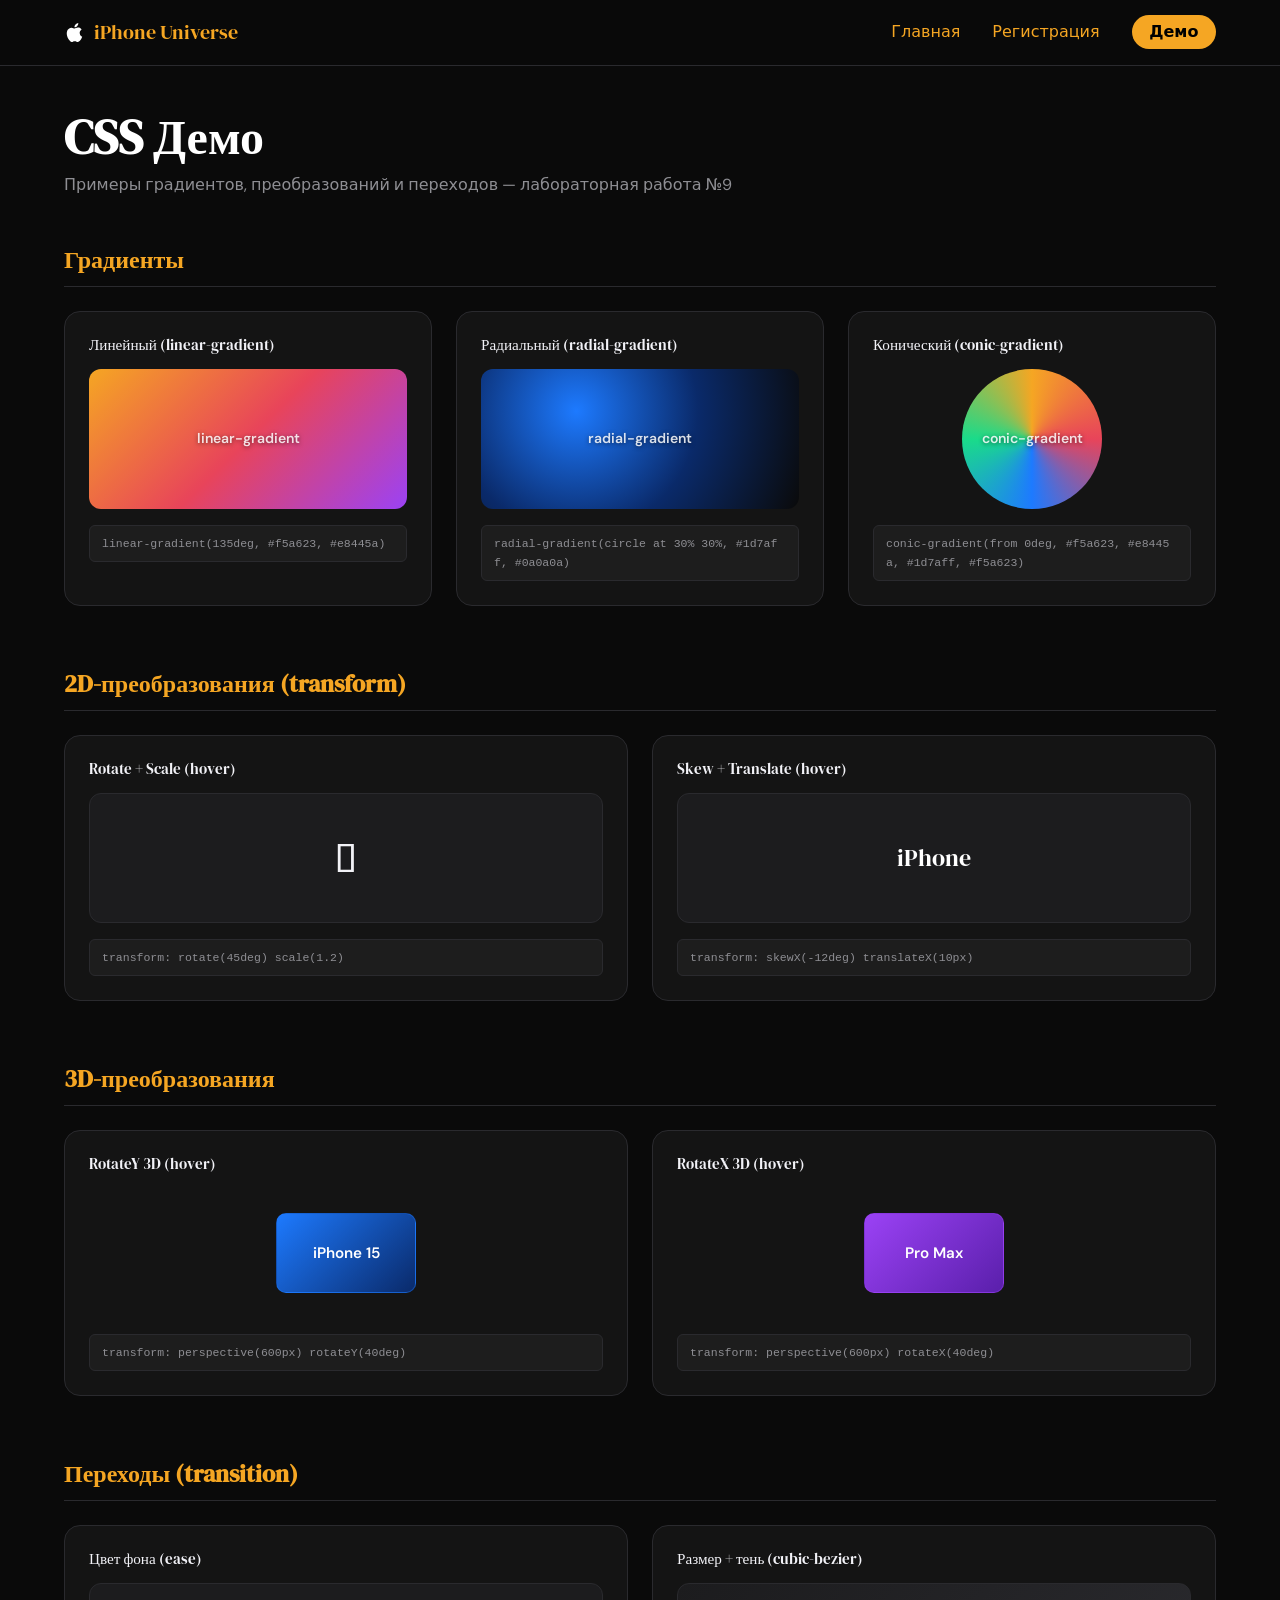
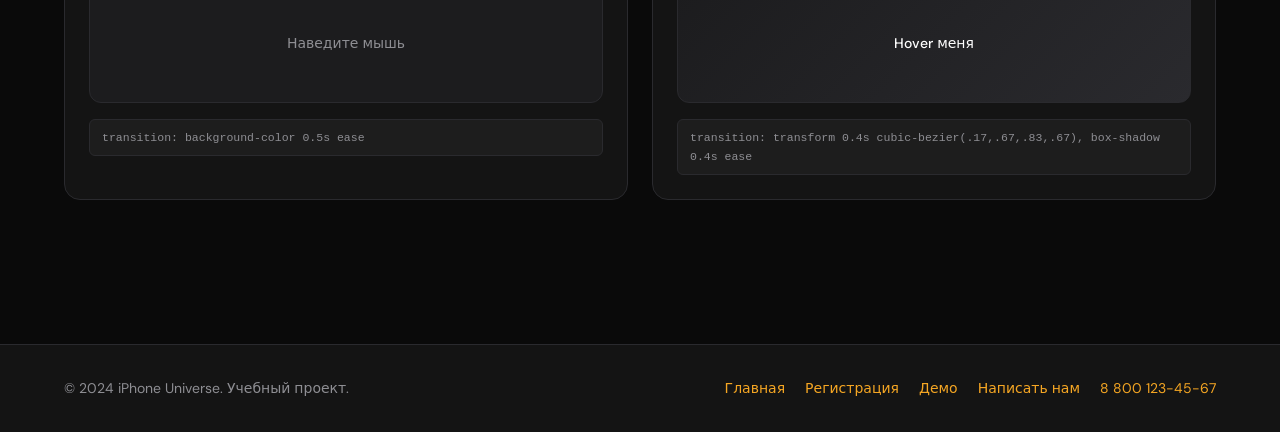
<file: demo.html>
<!DOCTYPE html>
<html lang="ru">
  <head>
    <meta charset="UTF-8" />
    <meta name="viewport" content="width=device-width, initial-scale=1.0" />
    <title>Демо CSS — iPhone Universe</title>
    <link rel="stylesheet" href="css/normalize.css" />
    <link rel="stylesheet" href="css/style.css" />
    <link rel="stylesheet" href="css/demo.css" />
    <link
      href="https://fonts.googleapis.com/css2?family=DM+Serif+Display:ital@0;1&family=DM+Sans:wght@300;400;500;600&display=swap"
      rel="stylesheet"
    />
  </head>
  <body>
    <header class="site-header">
      <nav class="nav container">
        <a href="index.html" class="nav__logo">
          <img class="nav__logo-icon" src="img/apple-logo.svg" alt="" width="22" height="22" /> iPhone Universe
        </a>
        <ul class="nav__list">
          <li class="nav__item"><a href="index.html" class="nav__link">Главная</a></li>
          <li class="nav__item"><a href="form.html" class="nav__link">Регистрация</a></li>
          <li class="nav__item"><a href="demo.html" class="nav__link nav__link--cta">Демо</a></li>
        </ul>
      </nav>
    </header>

    <main class="demo-main">
      <div class="container">
        <h1 class="demo-page-title">CSS Демо</h1>
        <p class="demo-page-sub">Примеры градиентов, преобразований и переходов — лабораторная работа №9</p>

        <!-- ГРАДИЕНТЫ -->
        <section class="demo-section">
          <h2 class="demo-section__title">Градиенты</h2>
          <div class="demo-grid">

            <div class="demo-card">
              <h3 class="demo-card__label">Линейный (linear-gradient)</h3>
              <div class="grad-box grad-linear">
                <span class="grad-label">linear-gradient</span>
              </div>
              <code class="demo-code">linear-gradient(135deg, #f5a623, #e8445a)</code>
            </div>

            <div class="demo-card">
              <h3 class="demo-card__label">Радиальный (radial-gradient)</h3>
              <div class="grad-box grad-radial">
                <span class="grad-label">radial-gradient</span>
              </div>
              <code class="demo-code">radial-gradient(circle at 30% 30%, #1d7aff, #0a0a0a)</code>
            </div>

            <div class="demo-card">
              <h3 class="demo-card__label">Конический (conic-gradient)</h3>
              <div class="grad-box grad-conic">
                <span class="grad-label">conic-gradient</span>
              </div>
              <code class="demo-code">conic-gradient(from 0deg, #f5a623, #e8445a, #1d7aff, #f5a623)</code>
            </div>

          </div>
        </section>

        <!-- 2D ПРЕОБРАЗОВАНИЯ -->
        <section class="demo-section">
          <h2 class="demo-section__title">2D-преобразования (transform)</h2>
          <div class="demo-grid">

            <div class="demo-card">
              <h3 class="demo-card__label">Rotate + Scale (hover)</h3>
              <div class="transform-box transform-2d-1">
                <span>&#63743;</span>
              </div>
              <code class="demo-code">transform: rotate(45deg) scale(1.2)</code>
            </div>

            <div class="demo-card">
              <h3 class="demo-card__label">Skew + Translate (hover)</h3>
              <div class="transform-box transform-2d-2">
                <span>iPhone</span>
              </div>
              <code class="demo-code">transform: skewX(-12deg) translateX(10px)</code>
            </div>

          </div>
        </section>

        <!-- 3D ПРЕОБРАЗОВАНИЯ -->
        <section class="demo-section">
          <h2 class="demo-section__title">3D-преобразования</h2>
          <div class="demo-grid">

            <div class="demo-card">
              <h3 class="demo-card__label">RotateY 3D (hover)</h3>
              <div class="scene scene-1">
                <div class="cube-face">
                  <span>iPhone 15</span>
                </div>
              </div>
              <code class="demo-code">transform: perspective(600px) rotateY(40deg)</code>
            </div>

            <div class="demo-card">
              <h3 class="demo-card__label">RotateX 3D (hover)</h3>
              <div class="scene scene-2">
                <div class="cube-face cube-face--x">
                  <span>Pro Max</span>
                </div>
              </div>
              <code class="demo-code">transform: perspective(600px) rotateX(40deg)</code>
            </div>

          </div>
        </section>

        <!-- ПЕРЕХОДЫ -->
        <section class="demo-section">
          <h2 class="demo-section__title">Переходы (transition)</h2>
          <div class="demo-grid">

            <div class="demo-card">
              <h3 class="demo-card__label">Цвет фона (ease)</h3>
              <div class="transition-box transition-1">
                <span>Наведите мышь</span>
              </div>
              <code class="demo-code">transition: background-color 0.5s ease</code>
            </div>

            <div class="demo-card">
              <h3 class="demo-card__label">Размер + тень (cubic-bezier)</h3>
              <div class="transition-box transition-2">
                <span>Hover меня</span>
              </div>
              <code class="demo-code">transition: transform 0.4s cubic-bezier(.17,.67,.83,.67), box-shadow 0.4s ease</code>
            </div>

          </div>
        </section>

      </div>
    </main>

    <footer class="site-footer">
      <div class="container footer__inner">
        <p class="footer__copy">&copy; 2024 iPhone Universe. Учебный проект.</p>
        <nav class="footer__nav">
          <a href="index.html" class="footer__link">Главная</a>
          <a href="form.html" class="footer__link">Регистрация</a>
          <a href="demo.html" class="footer__link">Демо</a>
          <a href="mailto:info@iphone-universe.ru" class="footer__link">Написать нам</a>
          <a href="tel:+78001234567" class="footer__link">8 800 123-45-67</a>
        </nav>
      </div>
    </footer>
  </body>
</html>
</file>
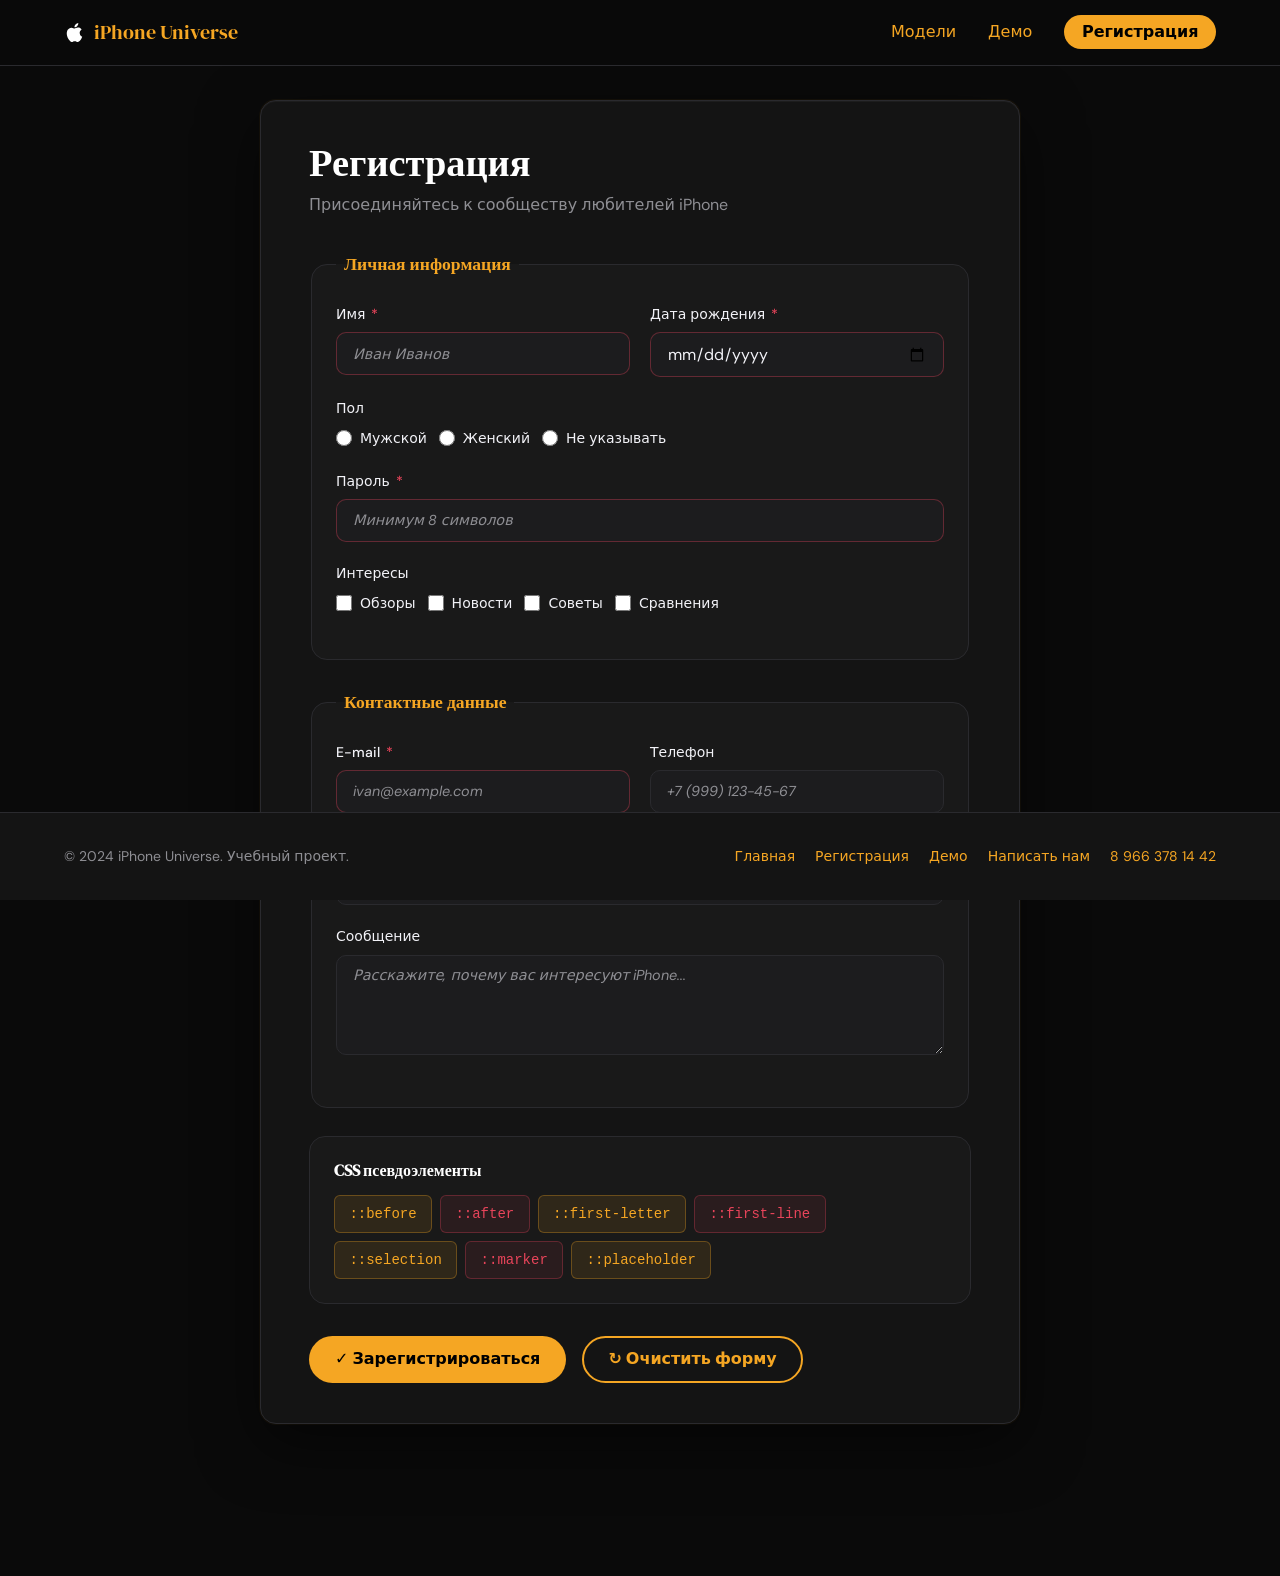
<file: form.html>
<!DOCTYPE html>
<html lang="ru">
  <head>
    <meta charset="UTF-8" />
    <meta name="viewport" content="width=device-width, initial-scale=1.0" />
    <title>Регистрация — iPhone Universe</title>
    <link rel="stylesheet" href="css/normalize.css" />
    <link rel="stylesheet" href="css/style.css" />
    <link rel="stylesheet" href="css/form.css" />
    <link
      href="https://fonts.googleapis.com/css2?family=DM+Serif+Display:ital@0;1&family=DM+Sans:wght@300;400;500;600&display=swap"
      rel="stylesheet"
    />
  </head>
  <body class="form-page">
    <header class="site-header">
      <nav class="nav container">
        <a href="index.html" class="nav__logo">
          <img class="nav__logo-icon" src="img/apple-logo.svg" alt="" width="22" height="22" /> iPhone Universe
        </a>
        <ul class="nav__list">
          <li class="nav__item"><a href="index.html#models" class="nav__link">Модели</a></li>
          <li class="nav__item"><a href="demo.html" class="nav__link">Демо</a></li>
          <li class="nav__item"><a href="form.html" class="nav__link nav__link--cta">Регистрация</a></li>
        </ul>
      </nav>
    </header>

    <main class="form-main">
      <div class="container">
        <div class="form-wrap">
          <h1 class="form-title">Регистрация</h1>
          <p class="form-subtitle">Присоединяйтесь к сообществу любителей iPhone</p>

          <form class="reg-form" action="#" method="post" novalidate>

            <!-- ГРУППА 1: Личная информация -->
            <fieldset class="form-group">
              <legend class="form-group__legend">Личная информация</legend>

              <div class="form-row">
                <div class="form-field">
                  <label class="form-label" for="name">
                    Имя <span class="form-required" aria-label="обязательное поле">*</span>
                  </label>
                  <input
                    class="form-input"
                    type="text"
                    id="name"
                    name="name"
                    placeholder="Иван Иванов"
                    required
                    autocomplete="name"
                  />
                </div>

                <div class="form-field">
                  <label class="form-label" for="birthdate">
                    Дата рождения <span class="form-required" aria-label="обязательное поле">*</span>
                  </label>
                  <input
                    class="form-input"
                    type="date"
                    id="birthdate"
                    name="birthdate"
                    required
                  />
                </div>
              </div>

              <div class="form-field">
                <p class="form-label">Пол</p>
                <div class="radio-group">
                  <label class="radio-label">
                    <input type="radio" name="gender" value="male" />
                    <span>Мужской</span>
                  </label>
                  <label class="radio-label">
                    <input type="radio" name="gender" value="female" />
                    <span>Женский</span>
                  </label>
                  <label class="radio-label">
                    <input type="radio" name="gender" value="other" />
                    <span>Не указывать</span>
                  </label>
                </div>
              </div>

              <div class="form-field">
                <label class="form-label" for="password">
                  Пароль <span class="form-required" aria-label="обязательное поле">*</span>
                </label>
                <input
                  class="form-input"
                  type="password"
                  id="password"
                  name="password"
                  placeholder="Минимум 8 символов"
                  required
                  minlength="8"
                />
              </div>

              <div class="form-field">
                <p class="form-label">Интересы</p>
                <div class="check-group">
                  <label class="check-label">
                    <input type="checkbox" name="interests" value="reviews" />
                    <span>Обзоры</span>
                  </label>
                  <label class="check-label">
                    <input type="checkbox" name="interests" value="news" />
                    <span>Новости</span>
                  </label>
                  <label class="check-label">
                    <input type="checkbox" name="interests" value="tips" />
                    <span>Советы</span>
                  </label>
                  <label class="check-label">
                    <input type="checkbox" name="interests" value="compare" />
                    <span>Сравнения</span>
                  </label>
                </div>
              </div>
            </fieldset>

            <!-- ГРУППА 2: Контактные данные -->
            <fieldset class="form-group">
              <legend class="form-group__legend">Контактные данные</legend>

              <div class="form-row">
                <div class="form-field">
                  <label class="form-label" for="email">
                    E-mail <span class="form-required" aria-label="обязательное поле">*</span>
                  </label>
                  <input
                    class="form-input"
                    type="email"
                    id="email"
                    name="email"
                    placeholder="ivan@example.com"
                    required
                    autocomplete="email"
                  />
                </div>

                <div class="form-field">
                  <label class="form-label" for="phone">
                    Телефон
                  </label>
                  <input
                    class="form-input"
                    type="tel"
                    id="phone"
                    name="phone"
                    placeholder="+7 (999) 123-45-67"
                    autocomplete="tel"
                  />
                </div>
              </div>

              <div class="form-field">
                <label class="form-label" for="contact-time">Удобное время для связи</label>
                <select class="form-input form-select" id="contact-time" name="contact_time">
                  <option value="" disabled selected>Выберите время</option>
                  <option value="morning">Утро (8:00–12:00)</option>
                  <option value="day">День (12:00–17:00)</option>
                  <option value="evening">Вечер (17:00–21:00)</option>
                  <option value="night">Ночь (21:00–00:00)</option>
                </select>
              </div>

              <div class="form-field">
                <label class="form-label" for="message">Сообщение</label>
                <textarea
                  class="form-input form-textarea"
                  id="message"
                  name="message"
                  placeholder="Расскажите, почему вас интересуют iPhone..."
                  rows="4"
                ></textarea>
              </div>
            </fieldset>

            <!-- ЛАБ 8: список псевдоэлементов (чётные/нечётные стилизованы иначе) -->
            <section class="pseudo-list-section">
              <h2 class="pseudo-list-title">CSS псевдоэлементы</h2>
              <ul class="pseudo-list">
                <li class="pseudo-list__item">::before</li>
                <li class="pseudo-list__item">::after</li>
                <li class="pseudo-list__item">::first-letter</li>
                <li class="pseudo-list__item">::first-line</li>
                <li class="pseudo-list__item">::selection</li>
                <li class="pseudo-list__item">::marker</li>
                <li class="pseudo-list__item">::placeholder</li>
              </ul>
            </section>

            <div class="form-actions">
              <button class="btn btn--primary" type="submit">
                &#10003; Зарегистрироваться
              </button>
              <button class="btn btn--outline" type="reset">
                &#8635; Очистить форму
              </button>
            </div>
          </form>
        </div>
      </div>
    </main>

    <footer class="site-footer form-footer">
      <div class="container footer__inner">
        <p class="footer__copy">&copy; 2024 iPhone Universe. Учебный проект.</p>
        <nav class="footer__nav">
          <a href="index.html" class="footer__link">Главная</a>
          <a href="form.html" class="footer__link">Регистрация</a>
          <a href="demo.html" class="footer__link">Демо</a>
          <a href="mail:Drozdov@magazin.mail.ru" class="footer__link">Написать нам</a>
          <a href="tel:+79663781442" class="footer__link">8 966 378 14 42</a>
        </nav>
      </div>
    </footer>
  </body>
</html>
</file>
<file: css/style.css>
/* =========================================
   iPhone Universe — style.css
   Лабораторные работы 2–9
   ========================================= */

/* ---- ЛАБ 8: :root с переменными ---- */
:root {
  --clr-bg: #0a0a0a;
  --clr-surface: #141414;
  --clr-surface-alt: #1c1c1e;
  --clr-border: #2a2a2e;
  --clr-accent: #f5a623;
  --clr-accent-2: #e8445a;
  --clr-text: #f2f2f7;
  --clr-text-muted: #8e8e93;
  --clr-link: #f5a623;
  --clr-white: #ffffff;
  --ff-display: 'DM Serif Display', Georgia, serif;
  --ff-body: 'DM Sans', system-ui, sans-serif;
  --fw-light: 300;
  --fw-regular: 400;
  --fw-medium: 500;
  --fw-semi: 600;
  --fs-sm: 0.875rem;
  --fs-base: 1rem;
  --fs-lg: 1.25rem;
  --fs-xl: 2rem;
  --fs-2xl: 3rem;
  --fs-hero: clamp(2.5rem, 6vw, 5rem);
  --radius: 16px;
  --shadow-card: 0 8px 32px rgba(0, 0, 0, 0.45);
  --shadow-glow: 0 0 30px rgba(245, 166, 35, 0.25);
  --transition-fast: 200ms ease;
  --transition-med: 350ms cubic-bezier(0.4, 0, 0.2, 1);
}

/* ---- ЛАБ 4: box-sizing ---- */
*,
*::before,
*::after {
  box-sizing: border-box;
}

/* ---- ЛАБ 3: базовые стили ---- */
html {
  font-size: 16px;
  scroll-behavior: smooth;
}

body {
  font-family: var(--ff-body);
  font-size: var(--fs-base);
  font-weight: var(--fw-regular);
  line-height: 1.65;
  color: var(--clr-text);
  background-color: var(--clr-bg);
  -webkit-font-smoothing: antialiased;
}

/* ---- ЛАБ 8: ::selection ---- */
::selection {
  background-color: var(--clr-accent);
  color: #000;
}

/* =========================================
   UTILITIES
   ========================================= */
.container {
  max-width: 1200px;
  width: 90%;
  margin-inline: auto;
}

.sr-only {
  position: absolute;
  width: 1px;
  height: 1px;
  padding: 0;
  margin: -1px;
  overflow: hidden;
  clip: rect(0, 0, 0, 0);
  border: 0;
}

/* =========================================
   TYPOGRAPHY
   ========================================= */
h1, h2, h3, h4 {
  font-family: var(--ff-display);
  line-height: 1.15;
  margin-top: 0;
}

p {
  margin-top: 0;
}

a {
  color: var(--clr-link);
  text-decoration: none;
  /* ЛАБ 9: transition на ссылках */
  transition: color var(--transition-fast), opacity var(--transition-fast);
}

/* ЛАБ 8: псевдоклассы ссылок */
a:link { color: var(--clr-link); }
a:visited { color: #c07e10; }
a:hover { color: var(--clr-accent-2); opacity: 0.9; }
a:active { color: #fff; }
a:focus { outline: 2px solid var(--clr-accent); outline-offset: 3px; }

/* =========================================
   BUTTONS
   ========================================= */
.btn {
  display: inline-flex;
  align-items: center;
  gap: 0.4em;
  padding: 0.75rem 1.5rem;
  border-radius: 50px;
  font-family: var(--ff-body);
  font-size: var(--fs-base);
  font-weight: var(--fw-semi);
  cursor: pointer;
  border: 2px solid transparent;
  transition: background-color var(--transition-fast),
              color var(--transition-fast),
              transform var(--transition-fast),
              box-shadow var(--transition-fast);
  text-decoration: none;
}

.btn--primary {
  background-color: var(--clr-accent);
  color: #000;
}

/* ЛАБ 8: hover, active, focus для кнопок */
.btn--primary:hover {
  background-color: #e09510;
  box-shadow: 0 6px 20px rgba(245, 166, 35, 0.4);
  transform: translateY(-2px);
  color: #000;
}

.btn--primary:active { transform: translateY(0); }

.btn--primary:focus {
  outline: 2px solid var(--clr-accent);
  outline-offset: 4px;
}

.btn--outline {
  border-color: var(--clr-accent);
  color: var(--clr-accent);
  background-color: transparent;
}

.btn--outline:hover {
  background-color: var(--clr-accent);
  color: #000;
  transform: translateY(-2px);
}

.btn--outline:focus {
  outline: 2px solid var(--clr-accent);
  outline-offset: 4px;
}

.btn--sm {
  padding: 0.4rem 1rem;
  font-size: var(--fs-sm);
  border-radius: 50px;
  background-color: var(--clr-accent);
  color: #000;
  font-weight: var(--fw-semi);
}

.btn--sm:hover {
  background-color: #e09510;
  transform: translateY(-1px);
  color: #000;
}

.btn--sm:focus {
  outline: 2px solid var(--clr-accent);
  outline-offset: 3px;
}

/* =========================================
   HEADER / NAV
   ========================================= */
.site-header {
  position: fixed;
  top: 0;
  left: 0;
  right: 0;
  z-index: 100;
  background-color: rgba(10, 10, 10, 0.85);
  backdrop-filter: blur(16px);
  -webkit-backdrop-filter: blur(16px);
  border-bottom: 1px solid var(--clr-border);
}

.nav {
  display: flex;
  align-items: center;
  justify-content: space-between;
  padding-block: 1rem;
}

.nav__logo {
  font-family: var(--ff-display);
  font-size: var(--fs-lg);
  color: var(--clr-white);
  text-decoration: none;
  display: flex;
  align-items: center;
  gap: 0.5rem;
  transition: color var(--transition-fast);
}

.nav__logo:hover { color: var(--clr-accent); }

.nav__logo-icon {
  width: 22px;
  height: 22px;
  display: block;
  /* перекрашиваем чёрный SVG в белый под тему шапки */
  filter: brightness(0) invert(1);
  transition: filter var(--transition-fast);
}

.nav__logo:hover .nav__logo-icon {
  /* при наведении — в акцентный цвет */
  filter: invert(72%) sepia(38%) saturate(900%) hue-rotate(345deg) brightness(98%);
}

.nav__list {
  display: flex;
  align-items: center;
  gap: 2rem;
  list-style: none;
  margin: 0;
  padding: 0;
}

.nav__link {
  font-weight: var(--fw-medium);
  color: var(--clr-text-muted);
  text-decoration: none;
  transition: color var(--transition-fast);
}

.nav__link:hover { color: var(--clr-white); }

.nav__link--cta {
  background-color: var(--clr-accent);
  color: #000 !important;
  padding: 0.4rem 1.1rem;
  border-radius: 50px;
  font-weight: var(--fw-semi);
}

.nav__link--cta:hover {
  background-color: #e09510;
  color: #000;
}

/* =========================================
   HERO
   ========================================= */
.hero {
  min-height: 100vh;
  display: flex;
  align-items: center;
  padding-top: 80px;
  /* ЛАБ 9: градиентный фон */
  background: radial-gradient(ellipse at 70% 50%, rgba(245, 166, 35, 0.08) 0%, transparent 60%),
              linear-gradient(160deg, #0a0a0a 60%, #1a0a00 100%);
  position: relative;
  overflow: hidden;
}

/* ЛАБ 9: декоративный ::before */
.hero::before {
  content: '';
  position: absolute;
  top: -20%;
  right: -5%;
  width: 600px;
  height: 600px;
  border-radius: 50%;
  background: radial-gradient(circle, rgba(245, 166, 35, 0.06) 0%, transparent 70%);
  pointer-events: none;
}

.hero__inner {
  display: flex;
  align-items: center;
  justify-content: space-between;
  gap: 3rem;
}

.hero__text {
  flex: 1;
  max-width: 560px;
}

.hero__title {
  font-size: var(--fs-hero);
  color: var(--clr-white);
  margin-bottom: 1.5rem;
}

.hero__title em {
  color: var(--clr-accent);
  font-style: italic;
}

.hero__desc {
  font-size: var(--fs-lg);
  color: var(--clr-text-muted);
  margin-bottom: 2rem;
  font-weight: var(--fw-light);
}

.hero__text .btn {
  margin-right: 1rem;
  margin-bottom: 0.75rem;
}

.hero__figure {
  flex: 0 0 auto;
  position: relative;
  margin: 0;
}

.hero__figure img {
  width: min(400px, 40vw);
  height: auto;
  border-radius: 24px;
  object-fit: cover;
  /* ЛАБ 9: тень */
  box-shadow: var(--shadow-card), var(--shadow-glow);
  /* ЛАБ 9: анимация появления */
  animation: floatPhone 4s ease-in-out infinite;
}

.hero__figure figcaption {
  text-align: center;
  margin-top: 0.75rem;
  color: var(--clr-text-muted);
  font-size: var(--fs-sm);
}

/* ЛАБ 9: анимация float */
@keyframes floatPhone {
  0%, 100% { transform: translateY(0); }
  50%       { transform: translateY(-14px); }
}

/* =========================================
   SECTIONS
   ========================================= */
.section {
  padding-block: 5rem;
}

.section--dark {
  background-color: var(--clr-surface);
}

.section--gray {
  background-color: var(--clr-surface-alt);
}

.section--cta {
  background: linear-gradient(135deg, #1a0a00, #0a0a0a);
  border-top: 1px solid var(--clr-border);
}

.section__title {
  font-size: var(--fs-xl);
  color: var(--clr-white);
  margin-bottom: 0.5rem;
}

.section__title--light {
  color: var(--clr-white);
}

.section__sub {
  color: var(--clr-text-muted);
  margin-bottom: 3rem;
}

/* =========================================
   CARDS (ЛАБ 5: flexbox)
   ========================================= */
.cards {
  display: flex;
  flex-wrap: wrap;
  gap: 1.5rem;
}

.card {
  flex: 1 1 240px;
  background-color: var(--clr-surface-alt);
  border-radius: var(--radius);
  border: 1px solid var(--clr-border);
  overflow: hidden;
  position: relative;
  /* ЛАБ 9: transition */
  transition: transform var(--transition-med), box-shadow var(--transition-med), border-color var(--transition-med);
}

/* ЛАБ 8: hover на картах */
.card:hover {
  transform: translateY(-6px);
  box-shadow: var(--shadow-card);
  border-color: rgba(245, 166, 35, 0.3);
}

.card--featured {
  border-color: var(--clr-accent);
  box-shadow: 0 0 0 1px rgba(245, 166, 35, 0.2);
}

.card__badge {
  position: absolute;
  top: 1rem;
  right: 1rem;
  background-color: var(--clr-accent);
  color: #000;
  font-size: 0.75rem;
  font-weight: var(--fw-semi);
  padding: 0.2rem 0.7rem;
  border-radius: 50px;
  z-index: 1;
}

.card__img-wrap {
  margin: 0;
  overflow: hidden;
  height: 200px;
}

.card__img-wrap img {
  width: 100%;
  height: 100%;
  object-fit: cover;
  object-position: center;
  transition: transform var(--transition-med);
}

.card:hover .card__img-wrap img {
  transform: scale(1.04);
}

.card__body {
  padding: 1.25rem;
  display: flex;
  flex-direction: column;
  gap: 0.5rem;
}

.card__title {
  font-size: 1.15rem;
  color: var(--clr-white);
  margin: 0;
}

.card__text {
  font-size: var(--fs-sm);
  color: var(--clr-text-muted);
  flex-grow: 1;
  margin: 0;
}

.card__price {
  font-weight: var(--fw-semi);
  color: var(--clr-accent);
  font-size: 1.05rem;
}

/* =========================================
   ЛАБ 9: Loader card animation
   ========================================= */
.card--loader-demo {
  min-height: 340px;
  display: flex;
  align-items: center;
  justify-content: center;
}

.loader {
  position: absolute;
  inset: 0;
  display: flex;
  align-items: center;
  justify-content: center;
  background-color: var(--clr-surface-alt);
  z-index: 2;
  animation: loaderFadeOut 0.6s ease forwards 3.4s;
}

@keyframes loaderFadeOut {
  to { opacity: 0; pointer-events: none; }
}

.loader__ring {
  display: block;
  position: absolute;
  width: 50px;
  height: 50px;
  border-radius: 50%;
  border: 3px solid transparent;
  border-top-color: var(--clr-accent);
  animation: spin 1s linear infinite;
}

.loader__ring:nth-child(2) {
  width: 36px;
  height: 36px;
  border-top-color: var(--clr-accent-2);
  animation-duration: 0.7s;
  animation-direction: reverse;
}

@keyframes spin {
  to { transform: rotate(360deg); }
}

.card__reveal {
  opacity: 0;
  width: 100%;
  animation: revealContent 0.5s ease forwards 4s;
}

@keyframes revealContent {
  from { opacity: 0; transform: translateY(8px); }
  to   { opacity: 1; transform: translateY(0); }
}

/* =========================================
   FEATURES
   ========================================= */
.features {
  display: flex;
  flex-wrap: wrap;
  gap: 2rem;
}

.feature {
  flex: 1 1 200px;
  background-color: rgba(255, 255, 255, 0.04);
  border: 1px solid var(--clr-border);
  border-radius: var(--radius);
  padding: 2rem;
  transition: border-color var(--transition-med), transform var(--transition-med);
}

.feature:hover {
  border-color: var(--clr-accent);
  transform: translateY(-4px);
}

.feature__icon {
  font-size: 2rem;
  margin-bottom: 0.75rem;
}

.feature__title {
  font-size: 1.15rem;
  color: var(--clr-white);
  margin-bottom: 0.5rem;
}

.feature__text {
  font-size: var(--fs-sm);
  color: var(--clr-text-muted);
  margin: 0;
}

/* =========================================
   COMPARISON TABLE
   ========================================= */
.table-wrap {
  overflow-x: auto;
}

.compare-table {
  width: 100%;
  border-collapse: collapse;
  font-size: var(--fs-sm);
  color: var(--clr-text);
}

.compare-table caption {
  caption-side: bottom;
  text-align: left;
  color: var(--clr-text-muted);
  font-size: 0.8rem;
  margin-top: 0.75rem;
}

.compare-table th,
.compare-table td {
  padding: 0.85rem 1rem;
  text-align: left;
  border-bottom: 1px solid var(--clr-border);
}

.compare-table thead th {
  background-color: var(--clr-surface-alt);
  color: var(--clr-accent);
  font-weight: var(--fw-semi);
  font-family: var(--ff-body);
}

/* ЛАБ 8: nth-child на строках таблицы */
.compare-table tbody tr:nth-child(even) {
  background-color: rgba(255, 255, 255, 0.02);
}

.compare-table tbody tr:hover {
  background-color: rgba(245, 166, 35, 0.05);
}

/* =========================================
   GALLERY
   ========================================= */
.gallery {
  display: flex;
  flex-wrap: wrap;
  gap: 1rem;
}

.gallery__item {
  margin: 0;
  border-radius: var(--radius);
  overflow: hidden;
  position: relative;
  flex: 1 1 280px;
}

.gallery__item--wide {
  flex: 2 1 500px;
}

.gallery__item img {
  width: 100%;
  height: 260px;
  object-fit: cover;
  object-position: center;
  display: block;
  transition: transform var(--transition-med);
}

.gallery__item--wide img {
  height: 340px;
}

.gallery__item:hover img {
  transform: scale(1.03);
}

.gallery__item figcaption {
  position: absolute;
  bottom: 0;
  left: 0;
  right: 0;
  background: linear-gradient(to top, rgba(0,0,0,0.75), transparent);
  color: var(--clr-white);
  padding: 1.25rem 1rem 0.75rem;
  font-size: var(--fs-sm);
}

/* =========================================
   CTA SECTION
   ========================================= */
.cta-inner {
  display: flex;
  align-items: center;
  justify-content: space-between;
  gap: 2rem;
  flex-wrap: wrap;
}

.cta-title {
  font-size: var(--fs-xl);
  color: var(--clr-white);
  margin-bottom: 0.4rem;
}

.cta-text p {
  color: var(--clr-text-muted);
  margin: 0;
}

.cta-form {
  display: flex;
  gap: 0.75rem;
  flex-wrap: wrap;
}

.cta-form__input {
  flex: 1 1 220px;
  padding: 0.75rem 1.25rem;
  border-radius: 50px;
  border: 1px solid var(--clr-border);
  background-color: var(--clr-surface-alt);
  color: var(--clr-text);
  font-size: var(--fs-base);
  transition: border-color var(--transition-fast);
}

.cta-form__input:focus {
  outline: none;
  border-color: var(--clr-accent);
}

/* ЛАБ 8: ::placeholder */
.cta-form__input::placeholder {
  color: var(--clr-text-muted);
  font-style: italic;
}

/* =========================================
   FOOTER
   ========================================= */
.site-footer {
  background-color: var(--clr-surface);
  border-top: 1px solid var(--clr-border);
  padding-block: 2rem;
}

.footer__inner {
  display: flex;
  align-items: center;
  justify-content: space-between;
  flex-wrap: wrap;
  gap: 1rem;
}

.footer__copy {
  color: var(--clr-text-muted);
  font-size: var(--fs-sm);
  margin: 0;
}

.footer__nav {
  display: flex;
  flex-wrap: wrap;
  gap: 1.25rem;
}

.footer__link {
  color: var(--clr-text-muted);
  font-size: var(--fs-sm);
  text-decoration: none;
  transition: color var(--transition-fast);
}

.footer__link:hover {
  color: var(--clr-accent);
}
</file>
<file: css/demo.css>
/* =========================================
   demo.css — страница демо CSS эффектов
   Лабораторная работа №9
   ========================================= */

.demo-main {
  padding-top: 110px;
  padding-bottom: 5rem;
  min-height: 100vh;
}

.demo-page-title {
  font-size: var(--fs-2xl);
  color: var(--clr-white);
  margin-bottom: 0.4rem;
}

.demo-page-sub {
  color: var(--clr-text-muted);
  margin-bottom: 3rem;
}

.demo-section {
  margin-bottom: 4rem;
}

.demo-section__title {
  font-size: 1.5rem;
  color: var(--clr-accent);
  margin-bottom: 1.5rem;
  padding-bottom: 0.75rem;
  border-bottom: 1px solid var(--clr-border);
}

.demo-grid {
  display: flex;
  flex-wrap: wrap;
  gap: 1.5rem;
}

.demo-card {
  flex: 1 1 260px;
  background-color: var(--clr-surface);
  border: 1px solid var(--clr-border);
  border-radius: var(--radius);
  padding: 1.5rem;
}

.demo-card__label {
  font-size: 0.95rem;
  color: var(--clr-text);
  margin-bottom: 1rem;
  font-weight: var(--fw-medium);
}

.demo-code {
  display: block;
  margin-top: 1rem;
  font-size: 0.72rem;
  color: var(--clr-text-muted);
  font-family: monospace;
  background-color: rgba(255, 255, 255, 0.04);
  padding: 0.5rem 0.75rem;
  border-radius: 6px;
  border: 1px solid var(--clr-border);
  word-break: break-all;
}

/* =========================================
   ГРАДИЕНТНЫЕ БОКСЫ
   ========================================= */
.grad-box {
  height: 140px;
  border-radius: 12px;
  display: flex;
  align-items: center;
  justify-content: center;
}

.grad-label {
  color: rgba(255, 255, 255, 0.85);
  font-size: var(--fs-sm);
  font-weight: var(--fw-semi);
  text-shadow: 0 1px 4px rgba(0,0,0,0.5);
}

/* ЛАБ 9: линейный */
.grad-linear {
  background: linear-gradient(135deg, #f5a623 0%, #e8445a 50%, #9b42f5 100%);
}

/* ЛАБ 9: радиальный */
.grad-radial {
  background: radial-gradient(circle at 30% 30%, #1d7aff 0%, #0a2a6a 50%, #0a0a0a 100%);
}

/* ЛАБ 9: конический */
.grad-conic {
  background: conic-gradient(from 0deg, #f5a623, #e8445a, #1d7aff, #1adb8a, #f5a623);
  border-radius: 50%;
  width: 140px;
  height: 140px;
  margin: 0 auto;
}

/* =========================================
   2D TRANSFORMS
   ========================================= */
.transform-box {
  height: 130px;
  border-radius: 12px;
  display: flex;
  align-items: center;
  justify-content: center;
  font-size: 2.5rem;
  background-color: var(--clr-surface-alt);
  border: 1px solid var(--clr-border);
  cursor: pointer;
  /* ЛАБ 9: transition */
  transition: transform var(--transition-med), box-shadow var(--transition-med);
}

/* ЛАБ 9: 2D rotate + scale */
.transform-2d-1:hover {
  transform: rotate(180deg) scale(1.2);
  box-shadow: 0 8px 24px rgba(245, 166, 35, 0.3);
}

/* ЛАБ 9: 2D skew + translate */
.transform-2d-2 {
  font-size: 1.5rem;
  font-family: var(--ff-display);
  color: var(--clr-white);
}

.transform-2d-2:hover {
  transform: skewX(-12deg) translateX(12px);
  box-shadow: 0 8px 24px rgba(232, 68, 90, 0.3);
  color: var(--clr-accent-2);
}

/* =========================================
   3D TRANSFORMS
   ========================================= */
.scene {
  height: 130px;
  display: flex;
  align-items: center;
  justify-content: center;
  perspective: 600px;
}

.cube-face {
  width: 140px;
  height: 80px;
  background: linear-gradient(135deg, #1d7aff, #0a2a6a);
  border-radius: 10px;
  display: flex;
  align-items: center;
  justify-content: center;
  color: var(--clr-white);
  font-weight: var(--fw-semi);
  font-size: 0.95rem;
  border: 1px solid rgba(29, 122, 255, 0.4);
  cursor: pointer;
  /* ЛАБ 9: transition */
  transition: transform 0.6s cubic-bezier(0.4, 0, 0.2, 1),
              box-shadow 0.6s ease;
}

/* ЛАБ 9: 3D rotateY */
.scene-1:hover .cube-face {
  transform: perspective(600px) rotateY(40deg);
  box-shadow: -8px 8px 30px rgba(29, 122, 255, 0.4);
}

.cube-face--x {
  background: linear-gradient(135deg, #9b42f5, #5a1fab);
  border-color: rgba(155, 66, 245, 0.4);
}

/* ЛАБ 9: 3D rotateX */
.scene-2:hover .cube-face--x {
  transform: perspective(600px) rotateX(40deg);
  box-shadow: 0 12px 30px rgba(155, 66, 245, 0.4);
}

/* =========================================
   TRANSITIONS
   ========================================= */
.transition-box {
  height: 120px;
  border-radius: 12px;
  display: flex;
  align-items: center;
  justify-content: center;
  cursor: pointer;
  font-weight: var(--fw-medium);
  font-size: var(--fs-sm);
}

/* ЛАБ 9: transition фона */
.transition-1 {
  background-color: var(--clr-surface-alt);
  color: var(--clr-text-muted);
  border: 1px solid var(--clr-border);
  transition: background-color 0.5s ease, color 0.5s ease;
}

.transition-1:hover {
  background-color: var(--clr-accent);
  color: #000;
}

/* ЛАБ 9: transition scale + shadow */
.transition-2 {
  background: linear-gradient(135deg, #1c1c1e, #2a2a2e);
  color: var(--clr-white);
  border: 1px solid var(--clr-border);
  transition: transform 0.4s cubic-bezier(0.17, 0.67, 0.83, 0.67),
              box-shadow 0.4s ease;
}

.transition-2:hover {
  transform: scale(1.06);
  box-shadow: 0 16px 40px rgba(0, 0, 0, 0.5), 0 0 0 1px rgba(245, 166, 35, 0.2);
}
</file>
<file: css/form.css>
/* =========================================
   form.css — стили страницы регистрации
   Лабораторные работы 7, 8, 9
   ========================================= */

.form-page {
  background-color: var(--clr-bg);
}

.form-main {
  padding-top: 100px;
  padding-bottom: 4rem;
  min-height: calc(100vh - 80px);
}

.form-wrap {
  max-width: 760px;
  margin: 0 auto;
  background-color: var(--clr-surface);
  border: 1px solid var(--clr-border);
  border-radius: var(--radius);
  padding: 2.5rem 3rem;
  /* ЛАБ 9: тень на форме */
  box-shadow: 0 20px 60px rgba(0, 0, 0, 0.5),
              0 0 0 1px rgba(245, 166, 35, 0.05),
              inset 0 1px 0 rgba(255, 255, 255, 0.04);
}

.form-title {
  font-size: 2.4rem;
  color: var(--clr-white);
  margin-bottom: 0.4rem;
}

.form-subtitle {
  color: var(--clr-text-muted);
  margin-bottom: 2rem;
}

/* ---- FIELDSET ---- */
.form-group {
  border: 1px solid var(--clr-border);
  border-radius: var(--radius);
  padding: 1.5rem;
  margin-bottom: 1.75rem;
  background-color: rgba(255, 255, 255, 0.02);
}

.form-group__legend {
  font-family: var(--ff-display);
  font-size: 1.1rem;
  color: var(--clr-accent);
  padding: 0 0.5rem;
  font-weight: var(--fw-semi);
}

.form-row {
  display: flex;
  gap: 1.25rem;
  flex-wrap: wrap;
}

.form-row .form-field {
  flex: 1 1 200px;
}

.form-field {
  margin-bottom: 1.25rem;
}

.form-label {
  display: block;
  margin-bottom: 0.4rem;
  font-size: var(--fs-sm);
  font-weight: var(--fw-medium);
  color: var(--clr-text);
}

/* ЛАБ 8: обязательные поля */
.form-required {
  color: var(--clr-accent-2);
  margin-left: 2px;
}

/* ЛАБ 8: :required */
.form-input:required {
  border-color: rgba(232, 68, 90, 0.35);
}

.form-input {
  width: 100%;
  padding: 0.7rem 1rem;
  background-color: var(--clr-surface-alt);
  border: 1px solid var(--clr-border);
  border-radius: 10px;
  color: var(--clr-text);
  font-family: var(--ff-body);
  font-size: var(--fs-base);
  /* ЛАБ 9: transition */
  transition: border-color var(--transition-fast), box-shadow var(--transition-fast);
}

/* ЛАБ 8: focus на полях */
.form-input:focus {
  outline: none;
  border-color: var(--clr-accent);
  box-shadow: 0 0 0 3px rgba(245, 166, 35, 0.15);
}

/* ЛАБ 8: ::placeholder */
.form-input::placeholder {
  color: var(--clr-text-muted);
  font-style: italic;
  font-size: 0.9em;
}

/* ЛАБ 8: :disabled */
.form-input:disabled {
  opacity: 0.45;
  cursor: not-allowed;
}

.form-select {
  cursor: pointer;
  appearance: none;
  background-image: url("data:image/svg+xml,%3Csvg xmlns='http://www.w3.org/2000/svg' width='14' height='9' fill='none'%3E%3Cpath d='M1 1l6 6 6-6' stroke='%238e8e93' stroke-width='2' stroke-linecap='round'/%3E%3C/svg%3E");
  background-repeat: no-repeat;
  background-position: right 1rem center;
  padding-right: 2.5rem;
}

.form-textarea {
  resize: vertical;
  min-height: 100px;
}

/* ---- RADIO & CHECKBOX ---- */
.radio-group,
.check-group {
  display: flex;
  flex-wrap: wrap;
  gap: 0.75rem;
}

.radio-label,
.check-label {
  display: flex;
  align-items: center;
  gap: 0.5rem;
  cursor: pointer;
  font-size: var(--fs-sm);
  color: var(--clr-text);
  transition: color var(--transition-fast);
}

.radio-label:hover,
.check-label:hover {
  color: var(--clr-accent);
}

.radio-label input,
.check-label input {
  accent-color: var(--clr-accent);
  width: 16px;
  height: 16px;
  cursor: pointer;
}

/* ЛАБ 8: :checked — вычеркнуть ярлык */
.check-label input:checked + span {
  text-decoration: line-through;
  color: var(--clr-text-muted);
}

/* ЛАБ 8: :checked на радио — выделить */
.radio-label input:checked + span {
  color: var(--clr-accent);
  font-weight: var(--fw-semi);
}

/* =========================================
   СПИСОК ПСЕВДОЭЛЕМЕНТОВ (ЛАБ 8)
   ========================================= */
.pseudo-list-section {
  margin-bottom: 2rem;
  padding: 1.5rem;
  background-color: rgba(255, 255, 255, 0.02);
  border: 1px solid var(--clr-border);
  border-radius: var(--radius);
}

.pseudo-list-title {
  font-size: 1rem;
  color: var(--clr-white);
  margin-bottom: 1rem;
}

.pseudo-list {
  list-style: none;
  padding: 0;
  margin: 0;
  display: flex;
  flex-wrap: wrap;
  gap: 0.5rem;
}

.pseudo-list__item {
  padding: 0.4rem 0.9rem;
  border-radius: 6px;
  font-size: var(--fs-sm);
  font-family: monospace;
  border: 1px solid var(--clr-border);
}

/* ЛАБ 8: нечётные */
.pseudo-list__item:nth-child(odd) {
  background-color: rgba(245, 166, 35, 0.1);
  color: var(--clr-accent);
  border-color: rgba(245, 166, 35, 0.3);
}

/* ЛАБ 8: чётные */
.pseudo-list__item:nth-child(even) {
  background-color: rgba(232, 68, 90, 0.08);
  color: #e8445a;
  border-color: rgba(232, 68, 90, 0.3);
}

/* ЛАБ 8: ::marker для чего-то визуально интересного */
.pseudo-list__item::before {
  content: '';
}

/* ---- FORM ACTIONS ---- */
.form-actions {
  display: flex;
  gap: 1rem;
  flex-wrap: wrap;
}

/* Прибиваем footer к низу экрана на странице формы */
.form-footer {
  position: sticky;
  bottom: 0;
}
</file>
